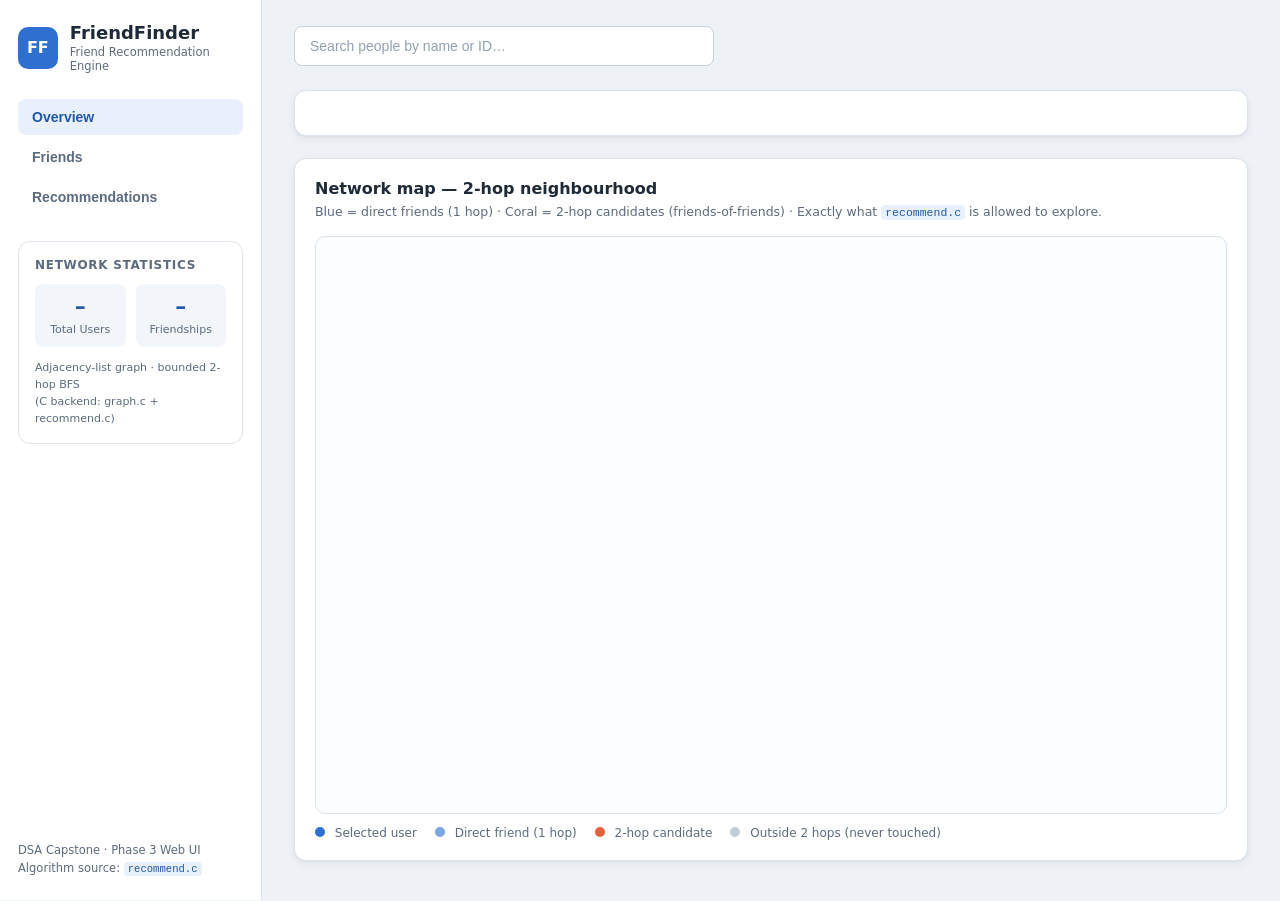
<file: web/index.standalone.html>
<!DOCTYPE html>
<html lang="en">
<head>
<meta charset="UTF-8" />
<meta name="viewport" content="width=device-width, initial-scale=1" />
<title>FriendFinder — Friend Recommendation Engine</title>
<style>
/* ============================================================
   FriendFinder — Friend Recommendation Engine (Phase 3 UI)
   Plain CSS, no framework. Light, flat "real application" theme:
   off-white background, white cards, navy text, medium-blue
   primary accent, coral secondary accent used sparingly.
   ============================================================ */

:root {
  --bg:           #eef2f7;   /* page: soft cool off-white */
  --bg-soft:      #e4ebf3;   /* hover fills on light surfaces */
  --card:         #ffffff;
  --panel:        #f2f6fb;   /* inset boxes inside white cards */
  --border:       #dbe3ec;
  --border-strong:#c5d1e0;

  --text:         #1e2a38;   /* dark navy / charcoal */
  --dim:          #5c6b7f;   /* muted slate for secondary text */

  --blue:         #2e6fd0;   /* primary accent: medium blue */
  --blue-deep:    #2258a8;
  --blue-soft:    #e8f0fb;
  --blue-border:  #c7dcf6;

  --coral:        #e2603c;   /* secondary accent: warm coral (sparingly) */
  --coral-deep:   #b04a28;
  --coral-soft:   #fdeee7;
  --coral-border: #f4d4c6;

  --green:        #1f7a44;
  --green-soft:   #e9f5ee;
  --green-border: #c9e5d4;

  --red:          #c0392b;
  --red-soft:     #fdeeee;
  --red-border:   #f0c9c4;

  --shadow:    0 1px 2px rgba(30, 42, 56, .05), 0 3px 10px rgba(30, 42, 56, .06);
  --shadow-up: 0 4px 14px rgba(30, 42, 56, .10);
  --radius:    12px;
}

* { box-sizing: border-box; margin: 0; padding: 0; }

body {
  font-family: "Segoe UI", system-ui, -apple-system, sans-serif;
  background: var(--bg);
  color: var(--text);
  min-height: 100vh;
  font-size: 15px;
}

.app { display: flex; min-height: 100vh; }

/* ===================== SIDEBAR ===================== */
.sidebar {
  width: 262px; flex: 0 0 262px;
  background: var(--card);
  border-right: 1px solid var(--border);
  padding: 22px 18px;
  display: flex; flex-direction: column; gap: 26px;
  position: sticky; top: 0; height: 100vh;
}

.brand { display: flex; align-items: center; gap: 12px; }
.brand-mark {
  width: 42px; height: 42px; border-radius: 10px;
  background: var(--blue);
  display: grid; place-items: center;
  font-weight: 700; font-size: 16px; color: #fff;
}
.brand-text h1 { font-size: 18px; font-weight: 700; }
.brand-text p  { font-size: 11.5px; color: var(--dim); margin-top: 2px; }

.nav { display: flex; flex-direction: column; gap: 4px; }
.nav-link {
  display: block;
  width: 100%; padding: 10px 14px;
  background: transparent; border: none;
  color: var(--dim); font-size: 14px; font-weight: 600;
  border-radius: 8px; cursor: pointer; text-align: left;
  transition: background .15s ease, color .15s ease;
}
.nav-link:hover { color: var(--text); background: var(--panel); }
.nav-link.active {
  color: var(--blue-deep); background: var(--blue-soft);
}

.stats-card {
  background: var(--card); border: 1px solid var(--border);
  border-radius: var(--radius); padding: 16px;
}
.stats-card h3 {
  font-size: 12px; color: var(--dim); text-transform: uppercase;
  letter-spacing: .7px; margin-bottom: 12px;
}
.stat-row { display: flex; gap: 10px; }
.stat {
  flex: 1; background: var(--panel); border-radius: 8px;
  padding: 10px 8px; text-align: center;
}
.stat-num { display: block; font-size: 22px; font-weight: 700; color: var(--blue-deep); }
.stat-label { font-size: 11px; color: var(--dim); }
.stats-note { margin-top: 12px; font-size: 11px; color: var(--dim); line-height: 1.55; }
.stats-note code, .sidebar-foot code, .panel-head code {
  font-family: Consolas, "Courier New", monospace;
  font-size: .92em; color: var(--blue-deep);
  background: var(--blue-soft); border-radius: 4px; padding: 1px 4px;
}

.sidebar-foot { margin-top: auto; font-size: 11.5px; color: var(--dim); line-height: 1.6; }

/* ===================== MAIN ===================== */
.main { flex: 1; padding: 26px 32px 40px; min-width: 0; }

.topbar { display: flex; align-items: center; gap: 18px; margin-bottom: 24px; }
.search { position: relative; flex: 0 1 420px; }
.search input {
  width: 100%; padding: 11px 15px; border-radius: 8px;
  border: 1px solid var(--border-strong); background: var(--card);
  color: var(--text); font-size: 14px; outline: none;
  transition: border-color .15s ease, box-shadow .15s ease;
}
.search input::placeholder { color: #93a1b3; }
.search input:focus { border-color: var(--blue); box-shadow: 0 0 0 3px rgba(46, 111, 208, .14); }
.search-results {
  position: absolute; top: calc(100% + 6px); left: 0; right: 0;
  background: var(--card); border: 1px solid var(--border);
  border-radius: 10px; box-shadow: var(--shadow-up);
  max-height: 300px; overflow-y: auto; z-index: 30;
}
.search-item {
  display: flex; align-items: center; gap: 10px;
  padding: 9px 14px; cursor: pointer; font-size: 13.5px;
}
.search-item:hover { background: var(--panel); }
.search-item .si-id { color: var(--dim); font-size: 12px; margin-left: auto; }

.topbar-user { margin-left: auto; font-size: 13px; color: var(--dim); }
.topbar-user b { color: var(--text); }

/* ---------- views ---------- */
.view { display: none; }
.view.active { display: block; animation: fade .2s ease; }
@keyframes fade { from { opacity: 0; } to { opacity: 1; } }

.card {
  background: var(--card); border: 1px solid var(--border);
  border-radius: var(--radius); box-shadow: var(--shadow);
}

/* ---------- profile ---------- */
.profile-card { padding: 22px; display: flex; align-items: center; gap: 20px; flex-wrap: wrap; }
.avatar {
  width: 72px; height: 72px; border-radius: 50%;
  display: grid; place-items: center; font-size: 25px; font-weight: 700; color: #fff;
  background: var(--blue);
}
.avatar.avatar-sm { width: 44px; height: 44px; font-size: 15px; }
.profile-info h2 { font-size: 21px; font-weight: 700; }
.profile-info .pid { color: var(--dim); font-size: 13px; margin-top: 3px; }
.badges { display: flex; gap: 8px; margin-top: 10px; flex-wrap: wrap; }
.badge {
  font-size: 11.5px; font-weight: 600; padding: 3px 10px; border-radius: 6px;
  background: var(--blue-soft); color: var(--blue-deep);
  border: 1px solid var(--blue-border);
}
.badge.badge-amber { background: var(--coral-soft); color: var(--coral-deep); border-color: var(--coral-border); }
.badge.badge-green { background: var(--green-soft); color: var(--green); border-color: var(--green-border); }
.badge.badge-red   { background: var(--red-soft);   color: var(--red);   border-color: var(--red-border); }

.profile-actions { margin-left: auto; display: flex; gap: 10px; }

/* ---------- buttons: normal application buttons ---------- */
.btn {
  border: 1px solid var(--border-strong); background: var(--card); color: #33475e;
  padding: 9px 16px; border-radius: 8px; font-size: 13.5px; font-weight: 600;
  font-family: inherit; cursor: pointer;
  transition: background .15s ease, border-color .15s ease, color .15s ease;
}
.btn:hover { border-color: var(--blue); color: var(--blue-deep); background: #f7faff; }
.btn-primary {
  background: var(--blue); border-color: var(--blue); color: #fff;
}
.btn-primary:hover { background: var(--blue-deep); border-color: var(--blue-deep); color: #fff; }
.btn:focus-visible, .nav-link:focus-visible, .search-item:focus-visible {
  outline: 2px solid var(--blue); outline-offset: 2px;
}

/* ---------- panels / canvas ---------- */
.panel { margin-top: 22px; padding: 20px; }
.panel-head h2 { font-size: 16px; font-weight: 700; margin-bottom: 4px; }
.panel-head p  { font-size: 12.5px; color: var(--dim); line-height: 1.6; }
.canvas-wrap {
  margin-top: 14px; border: 1px solid var(--border); border-radius: 10px;
  background: #fbfdff; overflow: hidden;
}
#net-canvas { display: block; width: 100%; height: auto; }
.legend { display: flex; gap: 18px; flex-wrap: wrap; margin-top: 12px; font-size: 12px; color: var(--dim); }
.legend .dot { display: inline-block; width: 10px; height: 10px; border-radius: 50%; margin-right: 6px; }
.dot-sel    { background: var(--blue); }
.dot-friend { background: #7aa7e0; }
.dot-cand   { background: var(--coral); }
.dot-other  { background: #c3cedd; }

/* ---------- section heads & grids ---------- */
.section-head { margin-bottom: 18px; }
.section-head h2 { font-size: 19px; font-weight: 700; }
.section-head p  { color: var(--dim); font-size: 13px; margin-top: 4px; }
.recs-head { display: flex; align-items: center; gap: 16px; flex-wrap: wrap; }
.recs-head > div { flex: 1; min-width: 260px; }

.recs-meta {
  display: flex; align-items: center; gap: 10px; margin-bottom: 16px;
  font-size: 13px; color: var(--dim);
}
.recs-meta select {
  background: var(--card); color: var(--text); border: 1px solid var(--border-strong);
  border-radius: 6px; padding: 6px 10px; font-size: 13px; font-family: inherit; outline: none;
}
.mode-badge {
  font-size: 11px; font-weight: 600; padding: 3px 10px; border-radius: 6px;
  background: var(--green-soft); color: var(--green); border: 1px solid var(--green-border);
}

.grid {
  display: grid; gap: 16px;
  grid-template-columns: repeat(auto-fill, minmax(240px, 1fr));
}

.user-card {
  background: var(--card); border: 1px solid var(--border); border-radius: var(--radius);
  padding: 16px; display: flex; flex-direction: column; gap: 12px;
  box-shadow: var(--shadow);
  transition: box-shadow .15s ease, border-color .15s ease;
}
.user-card:hover { border-color: var(--blue-border); box-shadow: var(--shadow-up); }
.uc-top { display: flex; align-items: center; gap: 12px; }
.uc-name { font-weight: 600; font-size: 15px; }
.uc-id   { font-size: 12px; color: var(--dim); }
.uc-body { font-size: 12.5px; color: var(--dim); line-height: 1.55; }
.uc-body b { color: var(--coral-deep); font-weight: 700; }
.uc-actions { display: flex; gap: 8px; }
.btn-sm { padding: 6px 12px; font-size: 12px; border-radius: 6px; }

/* ---------- states ---------- */
.placeholder, .error-box, .empty-box {
  grid-column: 1 / -1; text-align: center; padding: 40px 20px;
  border: 1px dashed var(--border-strong); border-radius: var(--radius);
  color: var(--dim); font-size: 14px; line-height: 1.7; background: var(--card);
}
.error-box { border-color: var(--red-border); background: var(--red-soft); color: var(--red); }
.empty-box { border-color: var(--green-border); background: var(--green-soft); color: var(--green); }

/* ---------- toast ---------- */
.toast {
  position: fixed; bottom: 26px; left: 50%; transform: translateX(-50%) translateY(16px);
  background: var(--card); border: 1px solid var(--border); color: var(--text);
  padding: 12px 20px; border-radius: 10px; box-shadow: var(--shadow-up);
  font-size: 13.5px; opacity: 0; pointer-events: none;
  transition: opacity .25s ease, transform .25s ease; z-index: 50;
}
.toast.show { opacity: 1; transform: translateX(-50%) translateY(0); }

.hidden { display: none !important; }

/* ---------- responsive ---------- */
@media (max-width: 900px) {
  .app { flex-direction: column; }
  .sidebar { width: 100%; flex: none; height: auto; position: static; }
  .sidebar-foot { margin-top: 0; }
  .main { padding: 20px 16px 32px; }
  .search { flex: 1 1 auto; }
  .profile-actions { margin-left: 0; width: 100%; }
}

</style>
</head>
<body>
<div class="app">

  <!-- ===================== SIDEBAR ===================== -->
  <aside class="sidebar">
    <div class="brand">
      <div class="brand-mark">FF</div>
      <div class="brand-text">
        <h1>FriendFinder</h1>
        <p>Friend Recommendation Engine</p>
      </div>
    </div>

    <nav class="nav" id="nav">
      <button class="nav-link active" data-view="overview">
        Overview
      </button>
      <button class="nav-link" data-view="friends">
        Friends
      </button>
      <button class="nav-link" data-view="recs">
        Recommendations
      </button>
    </nav>

    <div class="stats-card" id="stats-card">
      <h3>Network statistics</h3>
      <div class="stat-row">
        <div class="stat"><span class="stat-num" id="stat-users">–</span><span class="stat-label">Total Users</span></div>
        <div class="stat"><span class="stat-num" id="stat-edges">–</span><span class="stat-label">Friendships</span></div>
      </div>
      <p class="stats-note">Adjacency-list graph · bounded 2-hop BFS<br />(C backend: graph.c + recommend.c)</p>
    </div>

    <footer class="sidebar-foot">
      DSA Capstone · Phase 3 Web UI<br />Algorithm source: <code>recommend.c</code>
    </footer>
  </aside>

  <!-- ===================== MAIN ===================== -->
  <main class="main">

    <header class="topbar">
      <div class="search" id="search-wrap">
        <input id="search" type="text" placeholder="Search people by name or ID…" autocomplete="off" />
        <div class="search-results hidden" id="search-results"></div>
      </div>
      <div class="topbar-user" id="topbar-user"></div>
    </header>

    <!-- ---------- OVERVIEW ---------- -->
    <section class="view active" id="view-overview">
      <div class="profile-card card" id="profile-card"></div>

      <div class="panel card">
        <div class="panel-head">
          <h2>Network map — 2-hop neighbourhood</h2>
          <p>Blue = direct friends (1 hop) · Coral = 2-hop candidates (friends-of-friends) ·
             Exactly what <code>recommend.c</code> is allowed to explore.</p>
        </div>
        <div class="canvas-wrap"><canvas id="net-canvas" width="680" height="430"></canvas></div>
        <div class="legend">
          <span><i class="dot dot-sel"></i> Selected user</span>
          <span><i class="dot dot-friend"></i> Direct friend (1 hop)</span>
          <span><i class="dot dot-cand"></i> 2-hop candidate</span>
          <span><i class="dot dot-other"></i> Outside 2 hops (never touched)</span>
        </div>
      </div>
    </section>

    <!-- ---------- FRIENDS ---------- -->
    <section class="view" id="view-friends">
      <div class="section-head">
        <h2>Direct friends</h2>
        <p id="friends-subtitle"></p>
      </div>
      <div class="grid" id="friends-grid"></div>
    </section>

    <!-- ---------- RECOMMENDATIONS ---------- -->
    <section class="view" id="view-recs">
      <div class="section-head recs-head">
        <div>
          <h2>Recommended friends</h2>
          <p>Ranked by mutual-friend count (desc), ties broken by lower ID —
             computed by the C engine, not by JavaScript.</p>
        </div>
        <button class="btn btn-primary" id="btn-recommend">Recommend Friends</button>
      </div>
      <div class="recs-meta">
        <label for="rec-top">Show top</label>
        <select id="rec-top">
          <option>3</option><option selected>5</option><option>8</option><option>10</option>
        </select>
        <span id="rec-mode-badge" class="mode-badge"></span>
      </div>
      <div class="grid" id="recs-grid"></div>
    </section>

  </main>
</div>

<div class="toast hidden" id="toast"></div>
<script>
/* ============================================================
   FriendFinder — Friend Recommendation Engine (Phase 3 UI)
   Plain JavaScript, no framework.

   DATA SOURCE NOTE (swappable by design):
   USE_API = false  -> uses the embedded seed below, which mirrors
                       data/sample_network.txt EXACTLY (same 20 user
                       IDs, same 26 friendship edges). Names are display
                       labels for the demo UI.
   USE_API = true   -> every read goes to the C HTTP backend, whose
                       recommend endpoint calls the REAL bounded 2-hop
                       BFS in recommend.c. The JS mock below is UI-only
                       scaffolding and is never used when USE_API is on.
   ============================================================ */

const USE_API = true;                  // live C backend: friend_server.exe on :8080
const API_BASE = "http://localhost:8080/api";

/* ------------------------------------------------------------
   Seed data — mirrors data/sample_network.txt (20 users, 26 edges).
   IDs and relationships are REAL; names label the documented
   clusters (college 0-4, work 5-9, bridges 10-11, family 12-14,
   leaves 15-18, clique 16-18, isolated 19).
   ------------------------------------------------------------ */
const SEED = {
  users: [
    { id: 0,  name: "Aarav Sharma",   group: "College" },
    { id: 1,  name: "Diya Patel",     group: "College" },
    { id: 2,  name: "Rohan Mehta",    group: "College" },
    { id: 3,  name: "Ishaan Verma",   group: "College" },
    { id: 4,  name: "Ananya Rao",     group: "College" },
    { id: 5,  name: "Kabir Singh",    group: "Work" },
    { id: 6,  name: "Meera Iyer",     group: "Work" },
    { id: 7,  name: "Arjun Nair",     group: "Work" },
    { id: 8,  name: "Sanya Kapoor",   group: "Work" },
    { id: 9,  name: "Vivaan Joshi",   group: "Work" },
    { id: 10, name: "Aditya Kulkarni",group: "Bridge" },
    { id: 11, name: "Nisha Menon",    group: "Bridge" },
    { id: 12, name: "Rahul Desai",    group: "Family" },
    { id: 13, name: "Priya Bhatt",    group: "Family" },
    { id: 14, name: "Karan Shetty",   group: "Family" },
    { id: 15, name: "Tara Gupta",     group: "Leaf" },
    { id: 16, name: "Nikhil Chandra", group: "Leaf" },
    { id: 17, name: "Riya Saxena",    group: "Leaf" },
    { id: 18, name: "Dev Malhotra",   group: "Leaf" },
    { id: 19, name: "Lone Wolf",      group: "Isolated" }
  ],
  edges: [
    [0,1],[0,2],[0,3],[1,2],[1,4],[2,3],[3,4],            // college cluster
    [5,6],[5,7],[6,7],[6,8],[7,9],[8,9],                  // work cluster
    [4,10],[10,5],[10,11],[9,11],                         // bridges
    [11,12],[12,13],[12,14],[13,14],                      // family cluster
    [0,15],[6,16],                                        // leaves
    [16,17],[16,18],[17,18]                               // clique
  ]
};

/* Canonical undirected edge set (a<b key) — dedupes the seed once so every
 * view below sees exactly the 26 friendships of data/sample_network.txt. */
const EDGES = (() => {
  const seen = new Set(), out = [];
  for (const [a, b] of SEED.edges) {
    const key = a < b ? `${a}-${b}` : `${b}-${a}`;
    if (!seen.has(key)) { seen.add(key); out.push([a, b]); }
  }
  return out;
})();

/* ------------------------------------------------------------
   Data layer — the ONLY place that knows where data comes from.
   Swap these four functions for fetch() calls when USE_API turns on:
     GET /api/users, /api/friends?user=ID,
     GET /api/recommend?user=ID&top=N, /api/network-summary
   ------------------------------------------------------------ */
const API = {
  async getUsers() {
    if (USE_API) return (await jget("/users")).users;
    return SEED.users.slice();
  },
  async getFriends(userId) {
    if (USE_API) return (await jget(`/friends?user=${userId}`)).friends;
    return EDGES
      .filter(([a,b]) => a === userId || b === userId)
      .map(([a,b]) => (a === userId ? b : a))
      .sort((x,y) => x - y);
  },
  async getRecommendations(userId, topN) {
    if (USE_API) return (await jget(`/recommend?user=${userId}&top=${topN}`)).recommendations;
    return mockRecommend(userId, topN);          // UI-only until server lands
  },
  async getSummary() {
    if (USE_API) return (await jget("/network-summary"));
    return { users: SEED.users.length, friendships: EDGES.length };
  }
};

async function jget(path) {
  const res = await fetch(API_BASE + path);
  if (!res.ok) throw new Error(`API ${res.status}`);
  return res.json();
}

/* ------------------------------------------------------------
   UI-ONLY MOCK of the ranking (NEVER used when USE_API = true).
   This is a straight mirror of the dataset's real structure so the
   demo looks right before the HTTP layer exists — it is NOT the
   algorithm of record; recommend.c remains the source of truth.
   ------------------------------------------------------------ */
function mockRecommend(userId, topN) {
  const friends = SEED.edges
    .filter(([a,b]) => a === userId || b === userId)
    .map(([a,b]) => (a === userId ? b : a));
  const friendSet = new Set(friends); friendSet.add(userId);
  const counts = new Map();
  for (const f of friends)
    for (const [a,b] of EDGES) {
      const other = a === f ? b : b === f ? a : null;
      if (other === null || friendSet.has(other)) continue;
      counts.set(other, (counts.get(other) || 0) + 1);
    }
  return [...counts.entries()]
    .map(([user_id, mutual_count]) => ({ user_id, mutual_count }))
    .sort((x,y) => y.mutual_count - x.mutual_count || x.user_id - y.user_id)
    .slice(0, topN);
}

/* ------------------------------------------------------------
   State + helpers
   ------------------------------------------------------------ */
const state = { users: [], summary: null, selected: 0, friends: [], view: "overview" };
const $ = (id) => document.getElementById(id);

const initials = (name) => name.split(" ").map(w => w[0]).slice(0,2).join("").toUpperCase();
const esc = (s) => String(s).replace(/[&<>"']/g, c =>
  ({ "&":"&amp;", "<":"&lt;", ">":"&gt;", '"':"&quot;", "'":"&#39;" }[c]));

function userById(id) { return state.users.find(u => u.id === id); }

function toast(msg) {
  const t = $("toast");
  t.textContent = msg;
  t.classList.add("show");
  clearTimeout(toast._t);
  toast._t = setTimeout(() => t.classList.remove("show"), 2600);
}

/* ------------------------------------------------------------
   Rendering
   ------------------------------------------------------------ */
function renderStats() {
  $("stat-users").textContent = state.summary.users;
  $("stat-edges").textContent = state.summary.friendships;
}

function renderTopbar() {
  const u = userById(state.selected);
  $("topbar-user").innerHTML = `Signed in as <b>${esc(u.name)}<\/b> · ID ${u.id}`;
}

function renderProfile(friends) {
  const u = userById(state.selected);
  const reach = new Set([state.selected, ...friends]).size;
  $("profile-card").innerHTML = `
    <div class="avatar">${esc(initials(u.name))}<\/div>
    <div class="profile-info">
      <h2>${esc(u.name)}<\/h2>
      <div class="pid">User ID: ${u.id} · ${esc(u.group)} circle<\/div>
      <div class="badges">
        <span class="badge">${friends.length} direct friends<\/span>
        <span class="badge badge-amber">2-hop reach: ${reach}<\/span>
        ${friends.length === 0 ? '<span class="badge badge-red">No friends yet — new here<\/span>' : ""}
      <\/div>
    <\/div>
    <div class="profile-actions">
      <button class="btn" data-goto="friends">View friends<\/button>
      <button class="btn btn-primary" data-goto="recs">Recommendations<\/button>
    <\/div>`;
  $("friends-subtitle").textContent =
    friends.length ? `${u.name} is directly connected to ${friends.length} people.` :
    "This user has no friendships yet (the dataset's zero-friend edge case).";
}

function renderFriends(friends) {
  const grid = $("friends-grid");
  if (!friends.length) {
    grid.innerHTML = `<div class="empty-box">No direct friends yet.<br>
      Once they befriend someone, the 2-hop engine has a neighbourhood to explore.<\/div>`;
    return;
  }
  grid.innerHTML = friends.map(id => {
    const u = userById(id);
    return `
    <div class="user-card">
      <div class="uc-top">
        <div class="avatar avatar-sm">${esc(initials(u.name))}<\/div>
        <div><div class="uc-name">${esc(u.name)}<\/div><div class="uc-id">ID ${u.id} · ${esc(u.group)}<\/div><\/div>
      <\/div>
      <div class="uc-body">Directly connected to <b>${esc(userById(state.selected).name)}<\/b> (1 hop).<\/div>
      <div class="uc-actions">
        <button class="btn btn-sm" data-select="${u.id}">View profile<\/button>
      <\/div>
    <\/div>`;
  }).join("");
}

function renderRecommendations(recs, friends) {
  const grid = $("recs-grid");
  if (!friends.length) {
    grid.innerHTML = `<div class="empty-box">No recommendations possible.<br>
      <b>${esc(userById(state.selected).name)}<\/b> has no friends, so there is no
      neighbourhood for the bounded 2-hop BFS to explore.<\/div>`;
    return;
  }
  if (!recs.length) {
    grid.innerHTML = `<div class="empty-box">Everyone within 2 hops is already a friend.<br>
      This is the dataset's "fully-connected neighbourhood" edge case.<\/div>`;
    return;
  }
  const badge = $("rec-mode-badge");
  badge.textContent = USE_API ? "computed by C backend (recommend.c)" : "UI demo mode — switch USE_API for the real engine";
  grid.innerHTML = recs.map((r, i) => {
    const u = userById(r.user_id);
    return `
    <div class="user-card">
      <div class="uc-top">
        <div class="avatar avatar-sm">${esc(initials(u.name))}<\/div>
        <div><div class="uc-name">${esc(u.name)}<\/div><div class="uc-id">ID ${u.id} · ${esc(u.group)}<\/div><\/div>
      <\/div>
      <div class="uc-body"><b>${r.mutual_count}<\/b> mutual friend${r.mutual_count === 1 ? "" : "s"}
        in common with <b>${esc(userById(state.selected).name)}<\/b>.<br>
        Rank #${i + 1} — mutuals desc, ties → lower ID.<\/div>
      <div class="uc-actions">
        <button class="btn btn-sm btn-primary" data-addfriend="${u.id}">Add Friend<\/button>
        <button class="btn btn-sm" data-select="${u.id}">View<\/button>
      <\/div>
    <\/div>`;
  }).join("");
}

/* ------------------------------------------------------------
   Network map (canvas): draws ONLY the selected user's 1- and 2-hop
   neighbourhood — a visual of the bounded BFS's frontier.
   ------------------------------------------------------------ */
function drawNetwork(friends) {
  const cv = $("net-canvas"), ctx = cv.getContext("2d");
  const W = cv.width = cv.clientWidth || 680, H = cv.height = 430;
  const cx = W / 2, cy = H / 2;
  const friendSet = new Set(friends);

  // 2-hop candidates (same computation the engine performs; display only)
  const candCounts = new Map();
  for (const f of friends)
    for (const [a,b] of EDGES) {
      const other = a === f ? b : b === f ? a : null;
      if (other === null || other === state.selected || friendSet.has(other)) continue;
      candCounts.set(other, (candCounts.get(other) || 0) + 1);
    }
  const cands = [...candCounts.keys()];
  const others = state.users.map(u => u.id)
    .filter(id => id !== state.selected && !friendSet.has(id) && !candCounts.has(id));

  const pos = new Map();
  pos.set(state.selected, [cx, cy]);
  friends.forEach((id, i) => {
    const a = (i / Math.max(friends.length, 1)) * 2 * Math.PI - Math.PI / 2;
    pos.set(id, [cx + 110 * Math.cos(a), cy + 110 * Math.sin(a)]);
  });
  cands.forEach((id, i) => {
    const a = (i / Math.max(cands.length, 1)) * 2 * Math.PI - Math.PI / 2 + .3;
    pos.set(id, [cx + 185 * Math.cos(a), cy + 185 * Math.sin(a)]);
  });
  others.forEach((id, i) => {
    pos.set(id, [18 + (i % 6) * ((W - 36) / 5), H - 26 - Math.floor(i / 6) * 30]);
  });

  const edgeExists = (a,b) =>
    EDGES.some(([x,y]) => (x===a&&y===b)||(x===b&&y===a));

  ctx.clearRect(0, 0, W, H);
  // edges
  for (const [a, b] of EDGES) {
    if (!pos.has(a) || !pos.has(b)) continue;
    const [x1,y1] = pos.get(a), [x2,y2] = pos.get(b);
    const highlighted = a === state.selected || b === state.selected;
    ctx.strokeStyle = highlighted ? "rgba(46,111,208,.85)" : "rgba(92,107,127,.20)";
    ctx.lineWidth  = highlighted ? 2 : 1;
    ctx.beginPath(); ctx.moveTo(x1,y1); ctx.lineTo(x2,y2); ctx.stroke();
  }
  // nodes
  const node = (id, fill, r, label) => {
    const [x,y] = pos.get(id);
    ctx.beginPath(); ctx.arc(x, y, r, 0, 7); ctx.fillStyle = fill; ctx.fill();
    if (id === state.selected) { ctx.strokeStyle = "#2258a8"; ctx.lineWidth = 2.5; ctx.stroke(); }
    ctx.fillStyle = "#5c6b7f"; ctx.font = "11px Segoe UI"; ctx.textAlign = "center";
    ctx.fillText(label, x, y + r + 13);
  };
  others.forEach(id => node(id, "#c3cedd", 6, ""));
  cands.forEach(id => node(id, "#e2603c", 9, String(id)));
  friends.forEach(id => node(id, "#7aa7e0", 11, String(id)));
  node(state.selected, "#2e6fd0", 15, userById(state.selected).name.split(" ")[0]);
}

/* ------------------------------------------------------------
   Loading + navigation
   ------------------------------------------------------------ */
async function loadUser(userId) {
  state.selected = userId;
  state.friends = await API.getFriends(userId);
  renderTopbar();
  renderProfile(state.friends);
  renderFriends(state.friends);
  renderRecommendations([], state.friends);      // cleared until Recommend is pressed
  drawNetwork(state.friends);
  setView(state.view);
}

async function runRecommend() {
  const topN = parseInt($("rec-top").value, 10);
  const recs = await API.getRecommendations(state.selected, topN);
  renderRecommendations(recs, state.friends);
  toast(recs.length
    ? `${recs.length} recommendation${recs.length === 1 ? "" : "s"} from the bounded 2-hop BFS`
    : "No candidates in the 2-hop neighbourhood");
}

function setView(v) {
  state.view = v;
  document.querySelectorAll(".nav-link").forEach(b =>
    b.classList.toggle("active", b.dataset.view === v));
  document.querySelectorAll(".view").forEach(s =>
    s.classList.toggle("active", s.id === `view-${v}`));
}

/* Search dropdown */
function wireSearch() {
  const input = $("search"), box = $("search-results");
  input.addEventListener("input", () => {
    const q = input.value.trim().toLowerCase();
    if (!q) { box.classList.add("hidden"); return; }
    const hits = state.users.filter(u =>
      u.name.toLowerCase().includes(q) || String(u.id) === q.replace(/^#/, ""));
    box.innerHTML = hits.length ? hits.map(u => `
      <div class="search-item" data-select="${u.id}">
        <div class="avatar avatar-sm">${esc(initials(u.name))}<\/div>
        <span>${esc(u.name)}<\/span><span class="si-id">ID ${u.id}<\/span>
      <\/div>`).join("")
      : `<div class="search-item">No match for “${esc(q)}”<\/div>`;
    box.classList.remove("hidden");
  });
  document.addEventListener("click", (e) => {
    if (!$("search-wrap").contains(e.target)) box.classList.add("hidden");
  });
}

/* One delegated click handler for data-* actions */
function wireActions() {
  document.addEventListener("click", (e) => {
    const el = e.target.closest("[data-select],[data-goto],[data-addfriend]");
    if (!el) return;
    if (el.dataset.select !== undefined) {
      $("search-results").classList.add("hidden");
      $("search").value = "";
      loadUser(parseInt(el.dataset.select, 10));
      setView("overview");
    } else if (el.dataset.goto) {
      setView(el.dataset.goto);
    } else if (el.dataset.addfriend !== undefined) {
      // UI-only until a POST /api/friendship endpoint exists in the C backend.
      toast(`Friend request sent to ${userById(+el.dataset.addfriend).name} (UI demo — backend is read-only)`);
    }
  });
  document.querySelectorAll(".nav-link").forEach(b =>
    b.addEventListener("click", () => setView(b.dataset.view)));
  $("btn-recommend").addEventListener("click", runRecommend);
}

/* ------------------------------------------------------------
   Init
   ------------------------------------------------------------ */
(async function init() {
  state.users   = await API.getUsers();
  state.summary = await API.getSummary();
  renderStats();
  wireSearch();
  wireActions();
  await loadUser(0);          // start on the first dataset user
})();

</script>
</body>
</html>
</file>
